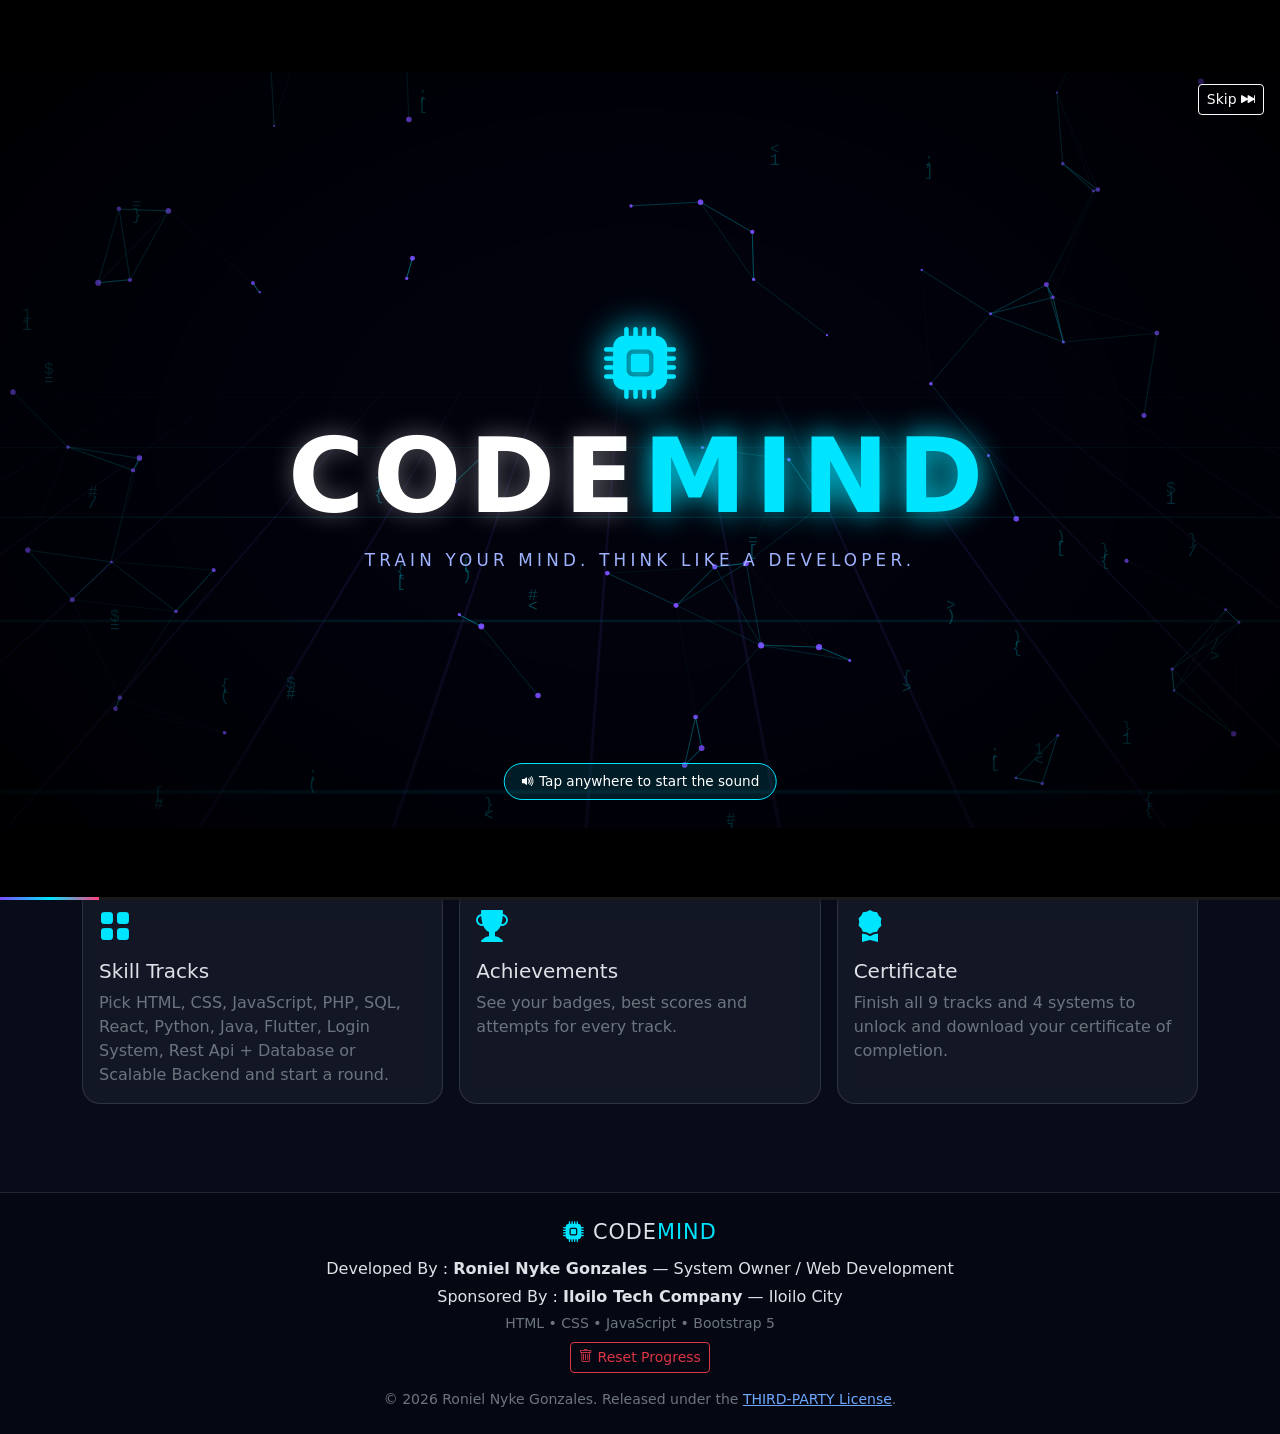
<file: index.html>
<!doctype html>
<html lang="en" data-bs-theme="dark">
  <head>
    <meta charset="UTF-8" />
    <meta name="viewport" content="width=device-width, initial-scale=1" />
    <title>CODEMIND — Train Your Mind. Think Like a Developer.</title>
    <meta
      name="description"
      content="CODEMIND: interactive programming trainer for HTML, CSS, JavaScript, PHP, SQL, React, Python, Java, Flutter, Login System, Login System, Rest Api + Database and Scalable Backend
."
    />
    <link
      href="https://cdn.jsdelivr.net/npm/bootstrap@5.3.3/dist/css/bootstrap.min.css"
      rel="stylesheet"
    />
    <link
      href="https://cdn.jsdelivr.net/npm/bootstrap-icons@1.11.3/font/bootstrap-icons.min.css"
      rel="stylesheet"
    />
    <link href="style.css" rel="stylesheet" />
  </head>
  <body data-page="home">
    <div id="siteNav"></div>

    <main>
      <section class="hero py-5">
        <div class="container">
          <div class="row align-items-center g-4">
            <div class="col-lg-7 reveal">
              <span
                class="badge rounded-pill text-bg-dark border border-info mb-3"
                ><i class="bi bi-lightning-charge-fill text-warning"></i>
                Developer Thinking Lab</span
              >
              <h1 class="display-4 fw-bold">
                Train Your Mind.<br /><span class="grad-text"
                  >Think Like a Developer.</span
                >
              </h1>
              <p class="lead text-secondary">
                Analyze, debug, and prove your skills across 9 programming
                tracks and 4 systems. When you answer wrong, it is not counted and a different problem comes next you never lose your progress.
              </p>
              <div class="d-flex flex-wrap gap-2">
                <a href="tracks.html" class="btn btn-lg btn-neon"
                  ><i class="bi bi-play-fill"></i> Start Learning</a
                >
                <a href="certificate.html" class="btn btn-lg btn-outline-info"
                  ><i class="bi bi-award"></i> My Certificate</a
                >
              </div>
            </div>
            <div class="col-lg-5 reveal">
              <div class="card profile-card">
                <div class="card-body">
                  <label
                    for="learnerName"
                    class="form-label small text-secondary"
                    >Learner name (appears on your certificate)</label
                  >
                  <div class="input-group mb-3">
                    <span class="input-group-text"
                      ><i class="bi bi-person-fill"></i
                    ></span>
                    <input
                      id="learnerName"
                      type="text"
                      class="form-control"
                      maxlength="40"
                      placeholder="Enter your full name"
                    />
                    <button id="saveName" class="btn btn-info">Save</button>
                  </div>
                  <div class="d-flex justify-content-between small mb-1">
                    <span>Level <b id="lvl">1</b></span
                    ><span><b id="xpText">0</b> XP</span>
                  </div>
                  <div class="progress mb-3" style="height: 10px">
                    <div
                      id="xpBar"
                      class="progress-bar bg-info"
                      style="width: 0%"
                    ></div>
                  </div>
                  <div class="d-flex justify-content-between small mb-1">
                    <span>Overall progress</span
                    ><span id="overallText">0/13 completed</span>
                  </div>
                  <div class="progress" style="height: 10px">
                    <div
                      id="overallBar"
                      class="progress-bar bg-success"
                      style="width: 0%"
                    ></div>
                  </div>
                </div>
              </div>
            </div>
          </div>

          <div class="row g-3 mt-4">
            <div class="col-6 col-md-3 reveal">
              <div class="stat">
                <i class="bi bi-stars"></i>
                <h3 id="sXp">0</h3>
                <span>Total XP</span>
              </div>
            </div>
            <div class="col-6 col-md-3 reveal">
              <div class="stat">
                <i class="bi bi-bullseye"></i>
                <h3 id="sAcc">0%</h3>
                <span>Accuracy</span>
              </div>
            </div>
            <div class="col-6 col-md-3 reveal">
              <div class="stat">
                <i class="bi bi-fire"></i>
                <h3 id="sStreak">0</h3>
                <span>Day streak</span>
              </div>
            </div>
            <div class="col-6 col-md-3 reveal">
              <div class="stat">
                <i class="bi bi-check2-circle"></i>
                <h3 id="sDone">0</h3>
                <span>Tracks passed</span>
              </div>
            </div>
          </div>
          <div class="mt-3 small text-secondary" id="weakTopics"></div>
        </div>
      </section>

      <section class="py-5">
        <div class="container">
          <h2 class="fw-bold mb-3">Where to next?</h2>
          <div class="row g-3">
            <div class="col-md-4 reveal">
              <a href="tracks.html" class="card link-card"
                ><div class="card-body">
                  <div class="ic"><i class="bi bi-grid-fill"></i></div>
                  <h5 class="mt-2">Skill Tracks</h5>
                  <p class="text-secondary mb-0">
                    Pick HTML, CSS, JavaScript, PHP, SQL, React, Python, Java, Flutter, Login System, Rest Api + Database or Scalable Backend and start a round.
                  </p>
                </div></a
              >
            </div>
            <div class="col-md-4 reveal">
              <a href="badges.html" class="card link-card"
                ><div class="card-body">
                  <div class="ic"><i class="bi bi-trophy-fill"></i></div>
                  <h5 class="mt-2">Achievements</h5>
                  <p class="text-secondary mb-0">
                    See your badges, best scores and attempts for every track.
                  </p>
                </div></a
              >
            </div>
            <div class="col-md-4 reveal">
              <a href="certificate.html" class="card link-card"
                ><div class="card-body">
                  <div class="ic"><i class="bi bi-award-fill"></i></div>
                  <h5 class="mt-2">Certificate</h5>
                  <p class="text-secondary mb-0">
                    Finish all 9 tracks and 4 systems to unlock and download your certificate of
                    completion.
                  </p>
                </div></a
              >
            </div>
          </div>
        </div>
      </section>
    </main>

    <footer id="siteFooter" class="site-footer"></footer>

    <script src="https://cdn.jsdelivr.net/npm/bootstrap@5.3.3/dist/js/bootstrap.bundle.min.js"></script>
    <script src="data.js"></script>
    <script src="common.js"></script>
    <script src="home.js"></script>
    <script src="intro.js"></script>
  </body>
</html>
</file>
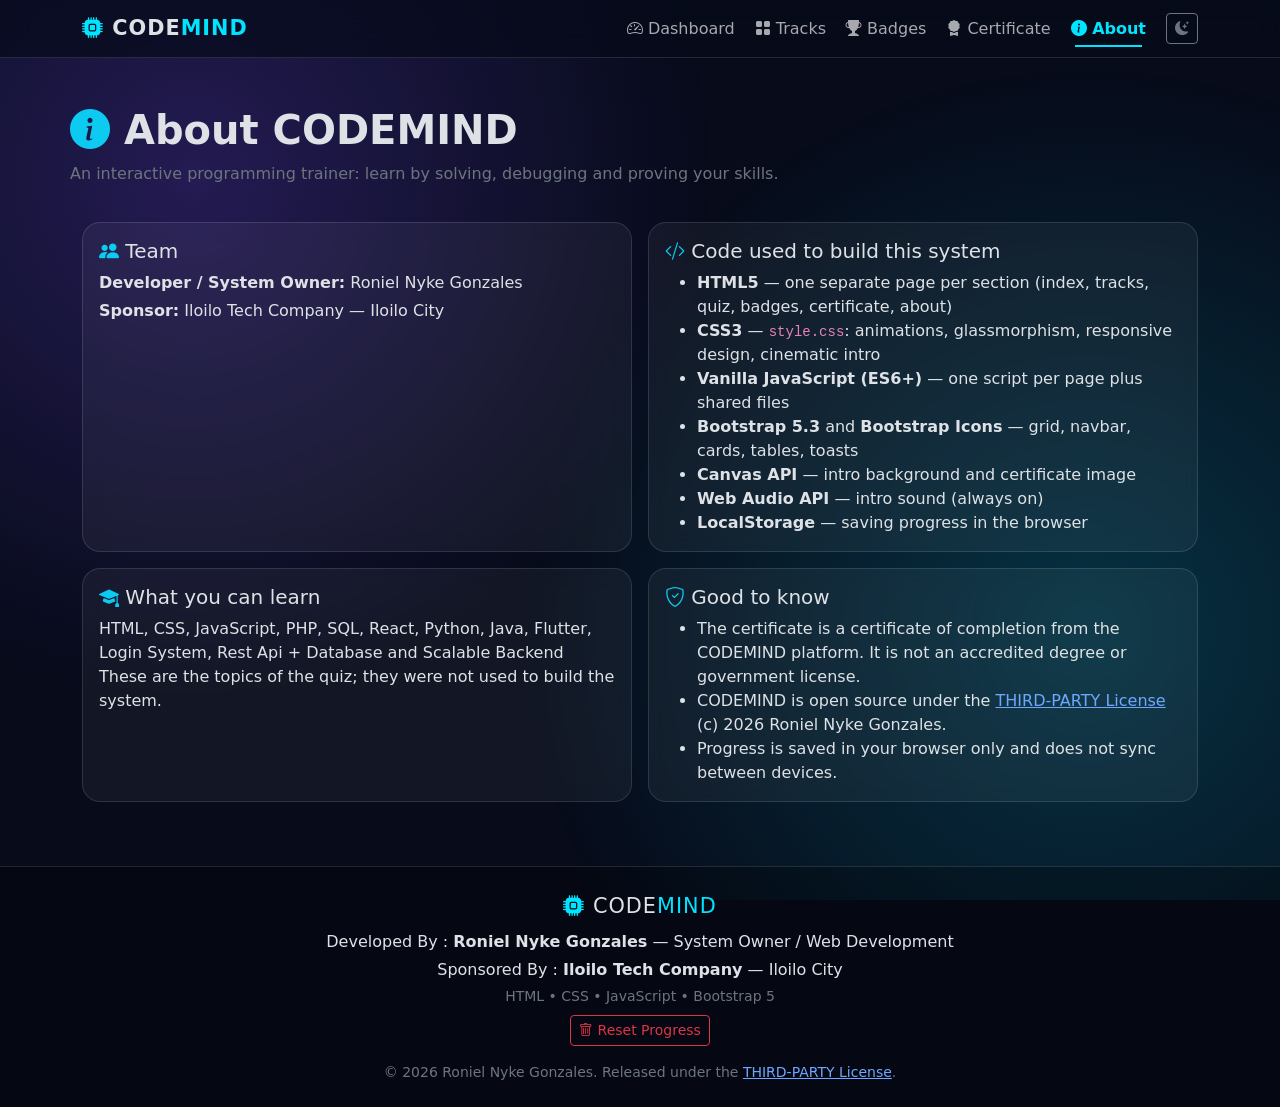
<file: about.html>
<!DOCTYPE html>
<html lang="en" data-bs-theme="dark">
<head>
  <meta charset="UTF-8">
  <meta name="viewport" content="width=device-width, initial-scale=1">
  <title>About — CODEMIND</title>
  <link href="https://cdn.jsdelivr.net/npm/bootstrap@5.3.3/dist/css/bootstrap.min.css" rel="stylesheet">
  <link href="https://cdn.jsdelivr.net/npm/bootstrap-icons@1.11.3/font/bootstrap-icons.min.css" rel="stylesheet">
  <link href="style.css" rel="stylesheet">
</head>
<body data-page="about">
<div id="siteNav"></div>

<main>
  <div class="container page-head">
    <h1><i class="bi bi-info-circle-fill text-info"></i> About CODEMIND</h1>
    <p class="text-secondary mb-0">An interactive programming trainer: learn by solving, debugging and proving your skills.</p>
  </div>
  <section class="py-4">
    <div class="container">
      <div class="row g-3">
        <div class="col-md-6 reveal"><div class="card h-100"><div class="card-body">
          <h5><i class="bi bi-people-fill text-info"></i> Team</h5>
          <p class="mb-1"><b>Developer / System Owner:</b> Roniel Nyke Gonzales</p>
          <p class="mb-0"><b>Sponsor:</b> Iloilo Tech Company — Iloilo City</p>
        </div></div></div>
        <div class="col-md-6 reveal"><div class="card h-100"><div class="card-body">
          <h5><i class="bi bi-code-slash text-info"></i> Code used to build this system</h5>
          <ul class="mb-0">
            <li><b>HTML5</b> — one separate page per section (index, tracks, quiz, badges, certificate, about)</li>
            <li><b>CSS3</b> — <code>style.css</code>: animations, glassmorphism, responsive design, cinematic intro</li>
            <li><b>Vanilla JavaScript (ES6+)</b> — one script per page plus shared files</li>
            <li><b>Bootstrap 5.3</b> and <b>Bootstrap Icons</b> — grid, navbar, cards, tables, toasts</li>
            <li><b>Canvas API</b> — intro background and certificate image</li>
            <li><b>Web Audio API</b> — intro sound (always on)</li>
            <li><b>LocalStorage</b> — saving progress in the browser</li>
          </ul>
        </div></div></div>
        <div class="col-md-6 reveal"><div class="card h-100"><div class="card-body">
          <h5><i class="bi bi-mortarboard-fill text-info"></i> What you can learn</h5>
          <p class="mb-0">HTML, CSS, JavaScript, PHP, SQL, React, Python, Java, Flutter, Login System, Rest Api + Database and Scalable Backend These are the topics of the quiz; they were not used to build the system.</p>
        </div></div></div>
        <div class="col-md-6 reveal"><div class="card h-100"><div class="card-body">
          <h5><i class="bi bi-shield-check text-info"></i> Good to know</h5>
          <ul class="mb-0">
            <li>The certificate is a certificate of completion from the CODEMIND platform. It is not an accredited degree or government license.</li>
            <li>CODEMIND is open source under the <a href="LICENSE" target="_blank" rel="noopener">THIRD-PARTY License</a> (c) 2026 Roniel Nyke Gonzales.</li>
            <li>Progress is saved in your browser only and does not sync between devices.</li>
          </ul>
        </div></div></div>
      </div>
    </div>
  </section>
</main>

<footer id="siteFooter" class="site-footer"></footer>

<script src="https://cdn.jsdelivr.net/npm/bootstrap@5.3.3/dist/js/bootstrap.bundle.min.js"></script>
<script src="data.js"></script>
<script src="common.js"></script>
</body>
</html>
</file>
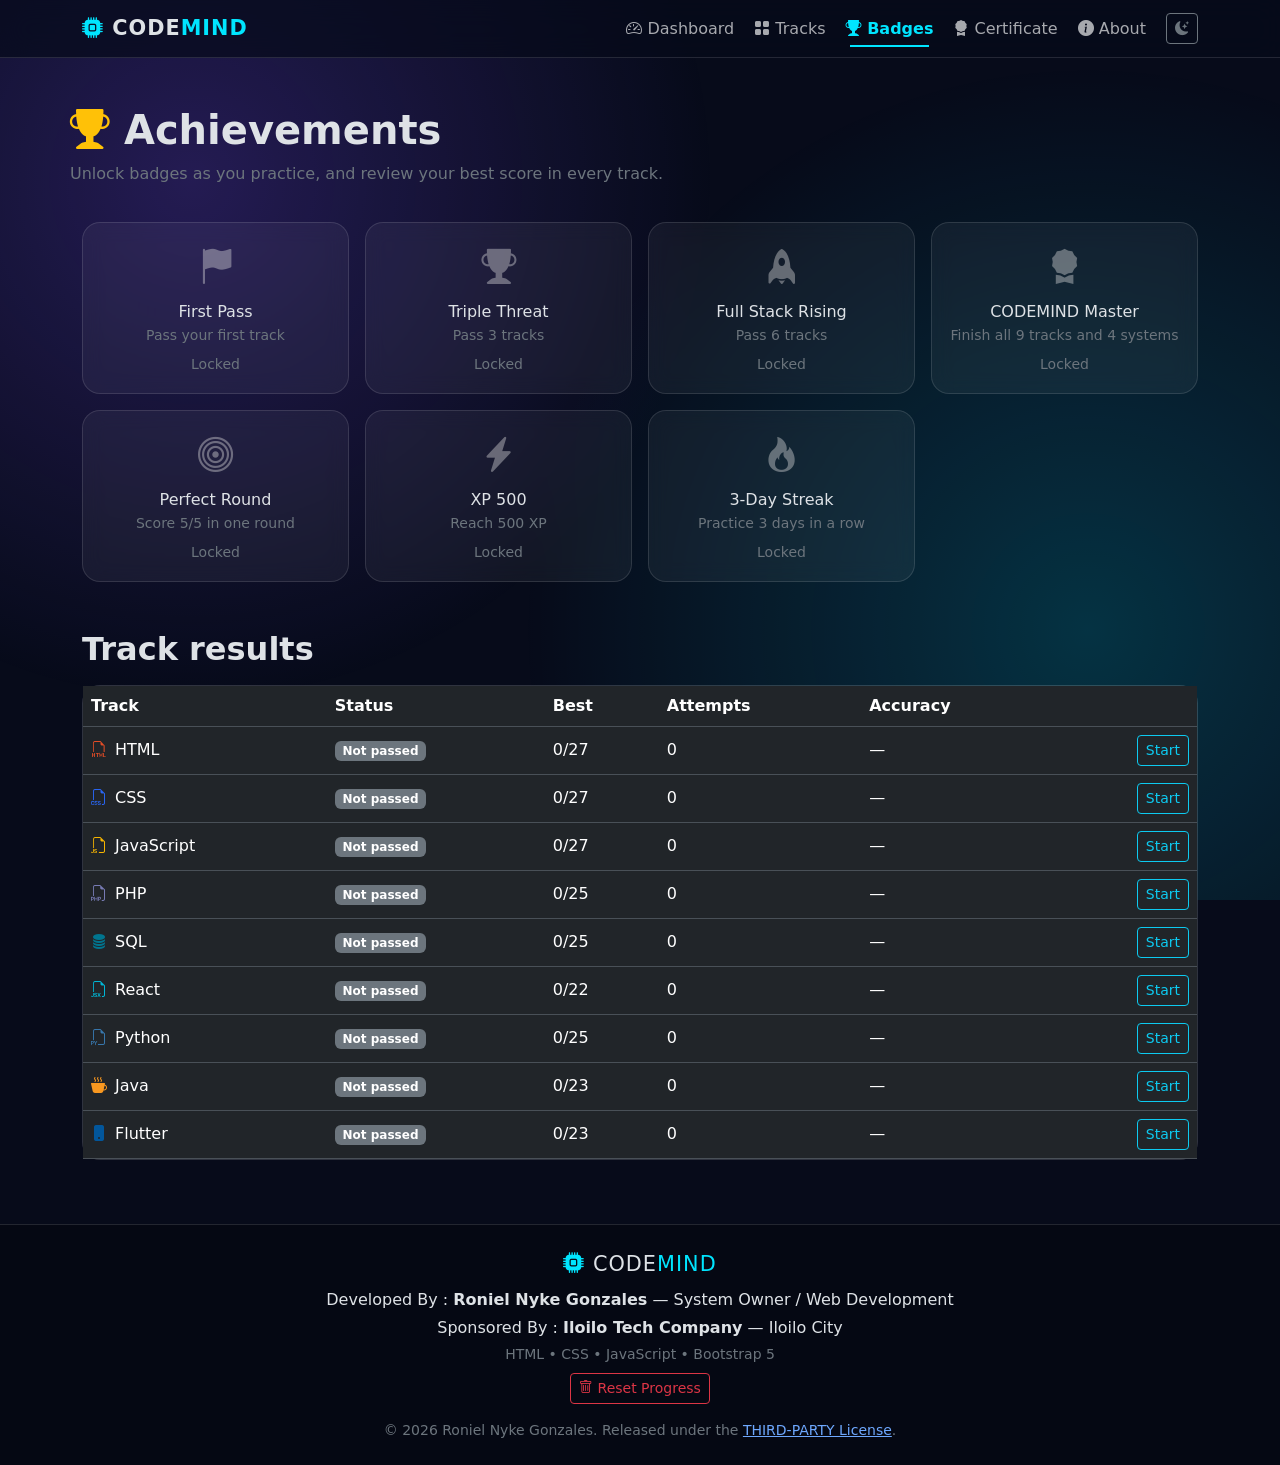
<file: badges.html>
<!DOCTYPE html>
<html lang="en" data-bs-theme="dark">
<head>
  <meta charset="UTF-8">
  <meta name="viewport" content="width=device-width, initial-scale=1">
  <title>Achievements — CODEMIND</title>
  <link href="https://cdn.jsdelivr.net/npm/bootstrap@5.3.3/dist/css/bootstrap.min.css" rel="stylesheet">
  <link href="https://cdn.jsdelivr.net/npm/bootstrap-icons@1.11.3/font/bootstrap-icons.min.css" rel="stylesheet">
  <link href="style.css" rel="stylesheet">
</head>
<body data-page="badges">
<div id="siteNav"></div>

<main>
  <div class="container page-head">
    <h1><i class="bi bi-trophy-fill text-warning"></i> Achievements</h1>
    <p class="text-secondary mb-0">Unlock badges as you practice, and review your best score in every track.</p>
  </div>
  <section class="py-4">
    <div class="container">
      <div class="row g-3" id="badgeList"></div>
    </div>
  </section>
  <section class="py-4">
    <div class="container">
      <h2 class="fw-bold mb-3">Track results</h2>
      <div class="card"><div class="table-responsive">
        <table class="table align-middle mb-0">
          <thead><tr><th>Track</th><th>Status</th><th>Best</th><th>Attempts</th><th>Accuracy</th><th></th></tr></thead>
          <tbody id="resultRows"></tbody>
        </table>
      </div></div>
    </div>
  </section>
</main>

<footer id="siteFooter" class="site-footer"></footer>

<script src="https://cdn.jsdelivr.net/npm/bootstrap@5.3.3/dist/js/bootstrap.bundle.min.js"></script>
<script src="data.js"></script>
<script src="common.js"></script>
<script src="badges.js"></script>
</body>
</html>
</file>
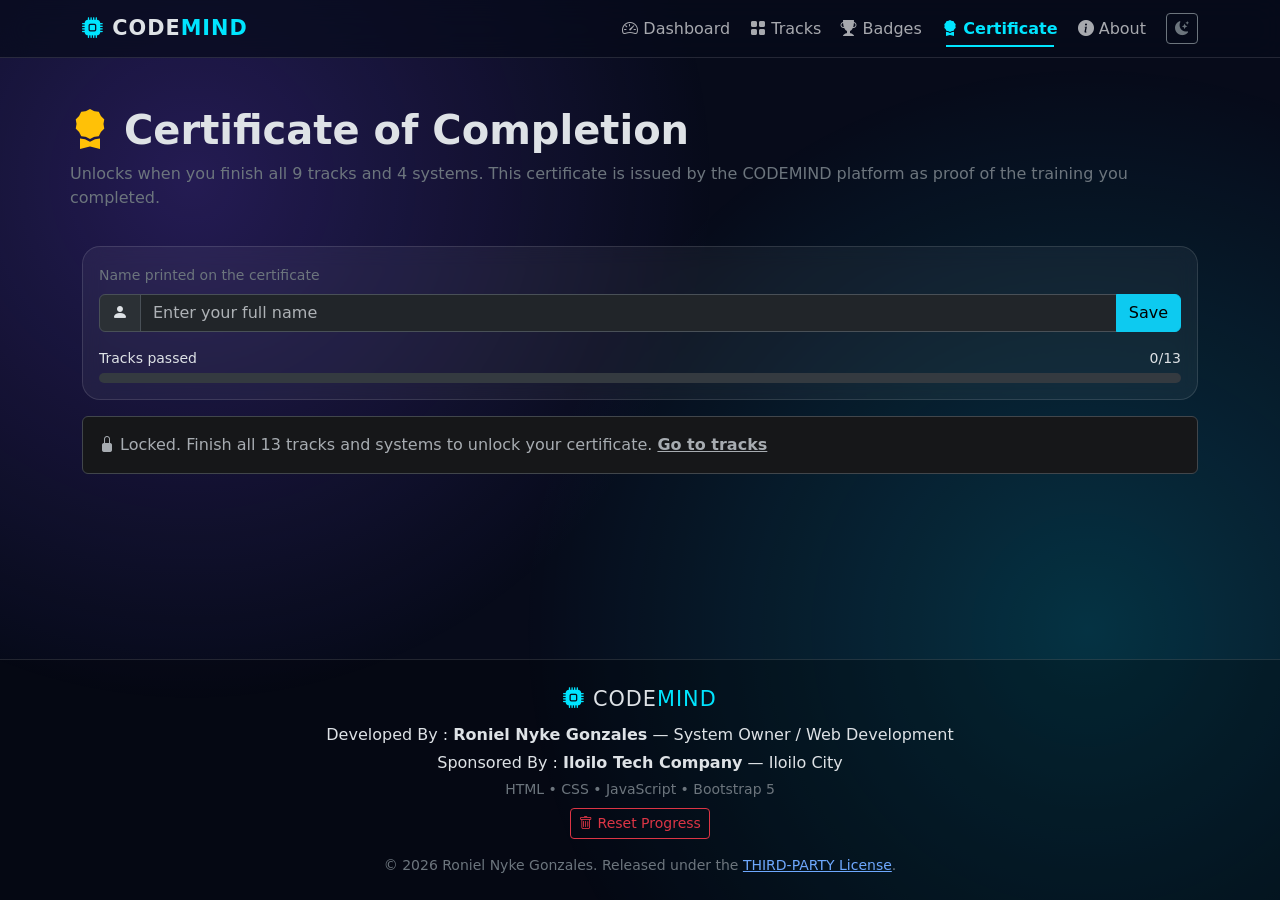
<file: certificate.html>
<!DOCTYPE html>
<html lang="en" data-bs-theme="dark">
<head>
  <meta charset="UTF-8">
  <meta name="viewport" content="width=device-width, initial-scale=1">
  <title>Certificate — CODEMIND</title>
  <link href="https://cdn.jsdelivr.net/npm/bootstrap@5.3.3/dist/css/bootstrap.min.css" rel="stylesheet">
  <link href="https://cdn.jsdelivr.net/npm/bootstrap-icons@1.11.3/font/bootstrap-icons.min.css" rel="stylesheet">
  <link href="style.css" rel="stylesheet">
</head>
<body data-page="certificate">
<div id="siteNav"></div>

<main>
  <div class="container page-head">
    <h1><i class="bi bi-award-fill text-warning"></i> Certificate of Completion</h1>
    <p class="text-secondary mb-0">Unlocks when you finish all 9 tracks and 4 systems. This certificate is issued by the CODEMIND platform as proof of the training you completed.</p>
  </div>
  <section class="py-4">
    <div class="container">
      <div class="card mb-3"><div class="card-body">
        <label for="certName" class="form-label small text-secondary">Name printed on the certificate</label>
        <div class="input-group">
          <span class="input-group-text"><i class="bi bi-person-fill"></i></span>
          <input id="certName" type="text" class="form-control" maxlength="40" placeholder="Enter your full name">
          <button id="certSaveName" class="btn btn-info">Save</button>
        </div>
        <div class="d-flex justify-content-between small mt-3 mb-1"><span>Tracks passed</span><span id="certProgText">0/13</span></div>
        <div class="progress" style="height:10px"><div id="certProgBar" class="progress-bar bg-success" style="width:0%"></div></div>
      </div></div>

      <div id="certLocked" class="alert alert-secondary"><i class="bi bi-lock-fill"></i> <span id="certLockText"></span> <a href="tracks.html" class="alert-link">Go to tracks</a></div>
      <div id="certUnlocked" class="d-none">
        <div class="cert-wrap mb-3"><canvas id="certCanvas" width="1600" height="1100"></canvas></div>
        <div class="d-flex flex-wrap gap-2">
          <button id="certDownload" class="btn btn-lg btn-neon"><i class="bi bi-download"></i> Download Certificate (PNG)</button>
          <button id="certPrint" class="btn btn-lg btn-outline-info"><i class="bi bi-printer"></i> Print / Save as PDF</button>
        </div>
        <p class="small text-secondary mt-2 mb-0">For a PDF: choose “Save as PDF” in your browser’s print dialog.</p>
      </div>
    </div>
  </section>
</main>

<footer id="siteFooter" class="site-footer"></footer>
<img id="certPrintImg" alt="Certificate" class="d-none">

<script src="https://cdn.jsdelivr.net/npm/bootstrap@5.3.3/dist/js/bootstrap.bundle.min.js"></script>
<script src="data.js"></script>
<script src="common.js"></script>
<script src="certificate.js"></script>
</body>
</html>
</file>
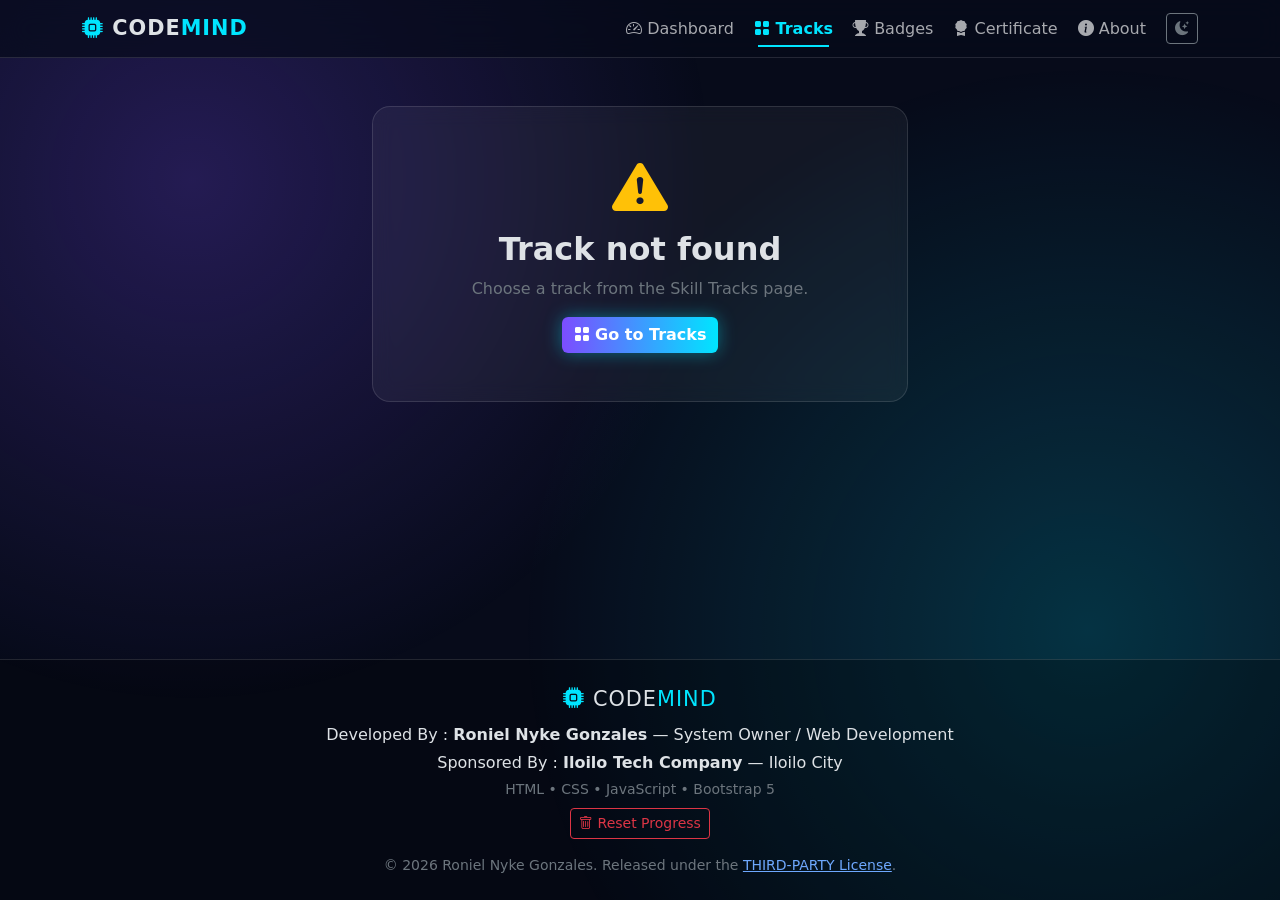
<file: quiz.html>
<!DOCTYPE html>
<html lang="en" data-bs-theme="dark">
<head>
  <meta charset="UTF-8">
  <meta name="viewport" content="width=device-width, initial-scale=1">
  <title>Challenge — CODEMIND</title>
  <link href="https://cdn.jsdelivr.net/npm/bootstrap@5.3.3/dist/css/bootstrap.min.css" rel="stylesheet">
  <link href="https://cdn.jsdelivr.net/npm/bootstrap-icons@1.11.3/font/bootstrap-icons.min.css" rel="stylesheet">
  <link href="style.css" rel="stylesheet">
</head>
<body data-page="quiz">
<div id="siteNav"></div>

<main>
  <!-- Unknown track -->
  <section id="quizMissing" class="py-5 d-none">
    <div class="container text-center" style="max-width:560px">
      <div class="card"><div class="card-body p-5">
        <div class="display-4 text-warning mb-2"><i class="bi bi-exclamation-triangle-fill"></i></div>
        <h2 class="fw-bold">Track not found</h2>
        <p class="text-secondary">Choose a track from the Skill Tracks page.</p>
        <a href="tracks.html" class="btn btn-neon"><i class="bi bi-grid-fill"></i> Go to Tracks</a>
      </div></div>
    </div>
  </section>

  <!-- Question -->
  <section id="arena" class="py-5 d-none">
    <div class="container" style="max-width:860px">
      <div class="card arena-card">
        <div class="card-header d-flex justify-content-between align-items-center flex-wrap gap-2">
          <div><span class="badge text-bg-info" id="arTrack">Track</span> <span class="ms-2 small text-secondary" id="arCount">1/50</span></div>
          <div class="small">Score: <b id="arScore">0</b> • <button id="quitBtn" class="btn btn-sm btn-outline-danger"><i class="bi bi-x-lg"></i> Quit</button></div>
        </div>
        <div class="progress rounded-0" style="height:5px"><div id="arBar" class="progress-bar bg-info" style="width:0"></div></div>
        <div class="card-body p-4">
          <h4 id="arQ" class="mb-3"></h4>
          <pre id="arCode" class="code-box d-none"><code></code></pre>
          <div id="arOptions" class="d-grid gap-2"></div>
          <div id="arFeedback" class="alert mt-3 d-none" role="alert"></div>
          <div class="text-end mt-3"><button id="nextBtn" class="btn btn-neon d-none">Next <i class="bi bi-arrow-right"></i></button></div>
        </div>
      </div>
    </div>
  </section>

  <!-- Result -->
  <section id="result" class="py-5 d-none">
    <div class="container text-center" style="max-width:640px">
      <div class="card arena-card"><div class="card-body p-5">
        <div id="resIcon" class="display-1 mb-2"></div>
        <h2 id="resTitle" class="fw-bold"></h2>
        <p id="resText" class="text-secondary"></p>
        <div class="d-flex justify-content-center gap-2 flex-wrap">
          <button id="resRetry" class="btn btn-neon"><i class="bi bi-arrow-repeat"></i> New Round</button>
          <a id="resNext" href="tracks.html" class="btn btn-outline-success d-none"><i class="bi bi-arrow-right-circle"></i> Next Track</a>
          <a id="resCert" href="certificate.html" class="btn btn-warning d-none"><i class="bi bi-award-fill"></i> Get Certificate</a>
          <a href="tracks.html" class="btn btn-outline-info"><i class="bi bi-grid"></i> Back to Tracks</a>
        </div>
      </div></div>
    </div>
  </section>
</main>

<footer id="siteFooter" class="site-footer"></footer>

<script src="https://cdn.jsdelivr.net/npm/bootstrap@5.3.3/dist/js/bootstrap.bundle.min.js"></script>
<script src="data.js"></script>
<script src="common.js"></script>
<script src="quiz.js"></script>
</body>
</html>
</file>
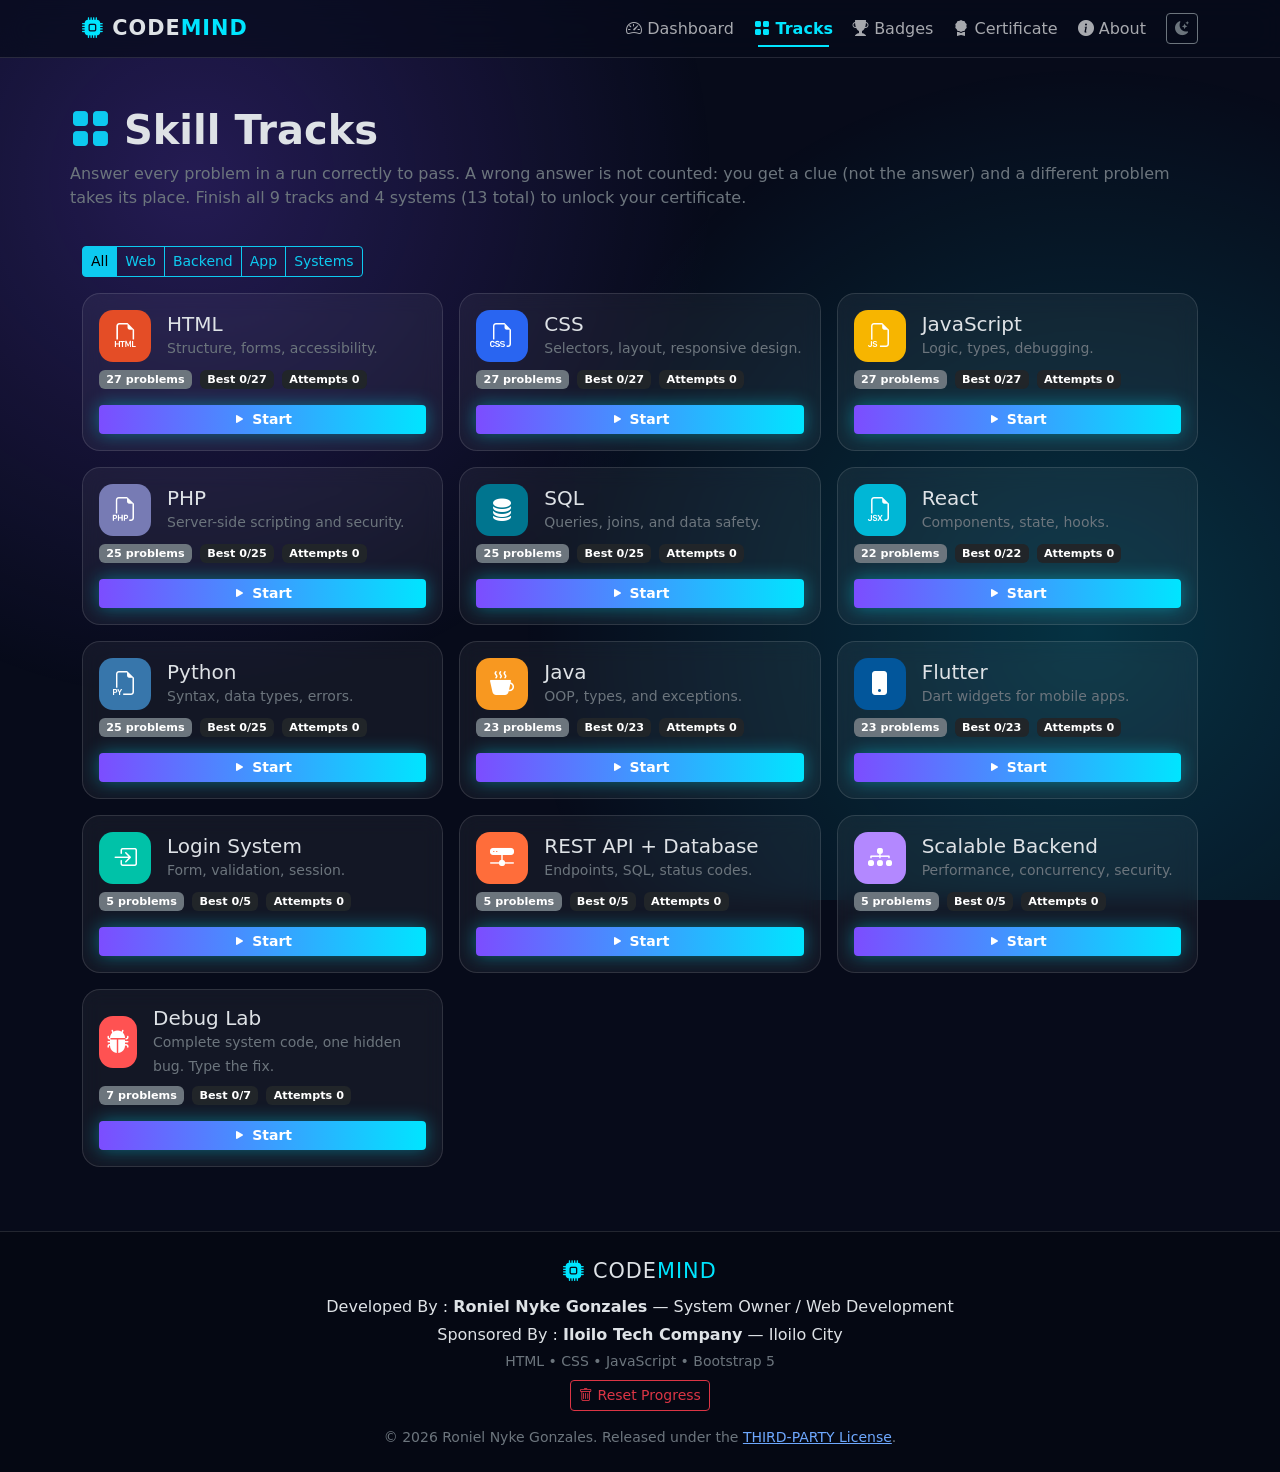
<file: tracks.html>
<!DOCTYPE html>
<html lang="en" data-bs-theme="dark">
<head>
  <meta charset="UTF-8">
  <meta name="viewport" content="width=device-width, initial-scale=1">
  <title>Skill Tracks — CODEMIND</title>
  <link href="https://cdn.jsdelivr.net/npm/bootstrap@5.3.3/dist/css/bootstrap.min.css" rel="stylesheet">
  <link href="https://cdn.jsdelivr.net/npm/bootstrap-icons@1.11.3/font/bootstrap-icons.min.css" rel="stylesheet">
  <link href="style.css" rel="stylesheet">
</head>
<body data-page="tracks">
<div id="siteNav"></div>

<main>
  <div class="container page-head">
    <h1><i class="bi bi-grid-fill text-info"></i> Skill Tracks</h1>
    <p class="text-secondary mb-0">Answer every problem in a run correctly to pass. A wrong answer is not counted: you get a clue (not the answer) and a different problem takes its place. Finish all 9 tracks and 4 systems (13 total) to unlock your certificate.</p>
  </div>
  <section class="py-4">
    <div class="container">
      <div class="btn-group mb-3" role="group" id="trackFilter">
        <button class="btn btn-sm btn-outline-info active" data-f="all">All</button>
        <button class="btn btn-sm btn-outline-info" data-f="web">Web</button>
        <button class="btn btn-sm btn-outline-info" data-f="backend">Backend</button>
        <button class="btn btn-sm btn-outline-info" data-f="app">App</button>
        <button class="btn btn-sm btn-outline-info" data-f="system">Systems</button>
      </div>
      <div class="row g-3" id="trackGrid"></div>
    </div>
  </section>
</main>

<footer id="siteFooter" class="site-footer"></footer>

<script src="https://cdn.jsdelivr.net/npm/bootstrap@5.3.3/dist/js/bootstrap.bundle.min.js"></script>
<script src="data.js"></script>
<script src="common.js"></script>
<script src="tracks.js"></script>
</body>
</html>
</file>
<file: style.css>
:root {
  --neon: #00e5ff;
  --neon2: #7c4dff;
  --neon3: #ff4081;
  --gold: #ffd54f;
  --bg: #070b1a;
  --card: rgba(255, 255, 255, 0.05);
  --line: rgba(255, 255, 255, 0.12);
}
[data-bs-theme="light"] {
  --bg: #f2f6ff;
  --card: rgba(255, 255, 255, 0.85);
  --line: rgba(0, 0, 0, 0.1);
}
html {
  scroll-behavior: smooth;
}
body {
  background: var(--bg);
  font-family: "Segoe UI", system-ui, sans-serif;
  overflow-x: hidden;
  transition: background 0.4s;
  min-height: 100vh;
  display: flex;
  flex-direction: column;
}
main {
  flex: 1;
}
body::before {
  content: "";
  position: fixed;
  inset: 0;
  z-index: -1;
  background:
    radial-gradient(
      circle at 15% 20%,
      rgba(124, 77, 255, 0.25),
      transparent 40%
    ),
    radial-gradient(circle at 85% 70%, rgba(0, 229, 255, 0.18), transparent 45%);
  animation: bgShift 14s ease-in-out infinite alternate;
}
@keyframes bgShift {
  to {
    filter: hue-rotate(40deg);
    transform: scale(1.08);
  }
}

.brand {
  font-size: 1.3rem;
  text-decoration: none;
  color: inherit;
  letter-spacing: 1px;
}
.brand i,
.brand span {
  color: var(--neon);
}
.glass-nav {
  backdrop-filter: blur(14px);
  background: rgba(7, 11, 26, 0.7);
  border-bottom: 1px solid var(--line);
}
[data-bs-theme="light"] .glass-nav {
  background: rgba(255, 255, 255, 0.8);
}
.navbar .nav-link {
  position: relative;
  transition: color 0.2s;
}
.navbar .nav-link::after {
  content: "";
  position: absolute;
  left: 12px;
  right: 12px;
  bottom: 2px;
  height: 2px;
  background: var(--neon);
  transform: scaleX(0);
  transition: transform 0.3s;
}
.navbar .nav-link:hover::after,
.navbar .nav-link.active::after {
  transform: scaleX(1);
}
.navbar .nav-link.active {
  color: var(--neon) !important;
  font-weight: 600;
}

.grad-text {
  background: linear-gradient(90deg, var(--neon), var(--neon2), var(--neon3));
  -webkit-background-clip: text;
  background-clip: text;
  color: transparent;
  background-size: 200%;
  animation: grad 5s linear infinite;
}
@keyframes grad {
  to {
    background-position: 200% 0;
  }
}

.btn-neon {
  background: linear-gradient(90deg, var(--neon2), var(--neon));
  border: 0;
  color: #fff;
  font-weight: 600;
  box-shadow: 0 0 18px rgba(0, 229, 255, 0.4);
  transition: 0.25s;
}
.btn-neon:hover {
  transform: translateY(-2px) scale(1.03);
  color: #fff;
  box-shadow: 0 0 28px rgba(0, 229, 255, 0.7);
}

.page-head {
  padding: 48px 0 12px;
}
.page-head h1 {
  font-weight: 800;
}
.card {
  background: var(--card);
  border: 1px solid var(--line);
  backdrop-filter: blur(10px);
  border-radius: 18px;
}
.profile-card,
.arena-card {
  box-shadow: 0 10px 40px rgba(0, 0, 0, 0.25);
}
.stat {
  background: var(--card);
  border: 1px solid var(--line);
  border-radius: 16px;
  padding: 18px;
  text-align: center;
  transition: 0.3s;
}
.stat:hover {
  transform: translateY(-5px);
  border-color: var(--neon);
}
.stat i {
  font-size: 1.6rem;
  color: var(--neon);
}
.stat h3 {
  margin: 6px 0 0;
  font-weight: 700;
}
.stat span {
  font-size: 0.8rem;
  color: #8a93ad;
}
.link-card {
  display: block;
  text-decoration: none;
  color: inherit;
  height: 100%;
  transition: 0.3s;
}
.link-card:hover {
  transform: translateY(-6px);
  border-color: var(--neon);
  color: inherit;
}
.link-card .ic {
  font-size: 2rem;
  color: var(--neon);
}

.track-card {
  display: block;
  text-decoration: none;
  color: inherit;
  cursor: pointer;
  transition: 0.3s;
  position: relative;
  overflow: hidden;
  height: 100%;
}
.track-card::after {
  content: "";
  position: absolute;
  inset: 0;
  background: linear-gradient(
    120deg,
    transparent 30%,
    rgba(255, 255, 255, 0.12),
    transparent 70%
  );
  transform: translateX(-100%);
  transition: 0.6s;
  pointer-events: none;
}
.track-card:hover {
  transform: translateY(-6px);
  border-color: var(--c);
  color: inherit;
}
.track-card:hover::after {
  transform: translateX(100%);
}
.track-icon {
  width: 52px;
  height: 52px;
  border-radius: 14px;
  display: grid;
  place-items: center;
  font-size: 1.5rem;
  color: #fff;
  background: var(--c);
}
.track-card.passed {
  border-color: #28c76f;
}
.pill {
  font-size: 0.7rem;
}

.code-box {
  background: #0b1020;
  color: #9cffd8;
  border: 1px solid var(--line);
  border-radius: 12px;
  padding: 14px;
  font-size: 0.95rem;
  overflow-x: auto;
}
.opt {
  text-align: left;
  border: 1px solid var(--line);
  background: var(--card);
  padding: 12px 16px;
  border-radius: 12px;
  transition: 0.2s;
  color: inherit;
  font-family: Consolas, monospace;
}
.opt:hover:not(:disabled) {
  border-color: var(--neon);
  transform: translateX(5px);
}
.opt.correct {
  background: rgba(40, 199, 111, 0.25);
  border-color: #28c76f;
}
.opt.wrong {
  background: rgba(234, 84, 85, 0.25);
  border-color: #ea5455;
  animation: shake 0.4s;
}
@keyframes shake {
  25% {
    transform: translateX(-6px);
  }
  75% {
    transform: translateX(6px);
  }
}

.badge-card {
  text-align: center;
  padding: 18px;
  transition: 0.3s;
}
.badge-card .ic {
  font-size: 2.2rem;
  filter: grayscale(1);
  opacity: 0.4;
  transition: 0.4s;
}
.badge-card.on .ic {
  filter: none;
  opacity: 1;
  color: #ffc107;
  animation: pop 0.6s;
}
@keyframes pop {
  0% {
    transform: scale(0.3);
  }
  70% {
    transform: scale(1.3);
  }
  100% {
    transform: scale(1);
  }
}

.cert-wrap {
  border: 1px solid var(--line);
  border-radius: 12px;
  overflow: hidden;
  background: #fff;
}
.cert-wrap canvas {
  width: 100%;
  height: auto;
  display: block;
}

.site-footer {
  border-top: 1px solid var(--line);
  background: rgba(0, 0, 0, 0.25);
  margin-top: 40px;
}

.reveal {
  opacity: 0;
  transform: translateY(30px);
  transition: 1s cubic-bezier(0.2, 0.8, 0.2, 1);
}
.reveal.in {
  opacity: 1;
  transform: none;
}

#intro {
  position: fixed;
  inset: 0;
  z-index: 3000;
  background: #02040d;
  color: #fff;
  overflow: hidden;
  transition:
    opacity 0.9s,
    visibility 0.9s;
}
#intro.hide {
  opacity: 0;
  visibility: hidden;
}
#intro * {
  box-sizing: border-box;
}
.i-canvas {
  position: absolute;
  inset: 0;
  width: 100%;
  height: 100%;
  z-index: 0;
}
.i-grid {
  position: absolute;
  left: -50%;
  right: -50%;
  bottom: -10%;
  height: 70%;
  z-index: 1;
  opacity: 0.55;
  background-image:
    linear-gradient(rgba(0, 229, 255, 0.25) 1px, transparent 1px),
    linear-gradient(90deg, rgba(124, 77, 255, 0.25) 1px, transparent 1px);
  background-size: 70px 70px;
  transform: perspective(500px) rotateX(62deg);
  transform-origin: center top;
  animation: gridMove 3s linear infinite;
  -webkit-mask-image: linear-gradient(
    to bottom,
    transparent,
    #000 40%,
    transparent
  );
  mask-image: linear-gradient(to bottom, transparent, #000 40%, transparent);
}
@keyframes gridMove {
  to {
    background-position: 0 70px;
  }
}
.i-vignette {
  position: absolute;
  inset: 0;
  z-index: 2;
  background: radial-gradient(
    ellipse at center,
    transparent 35%,
    rgba(0, 0, 0, 0.88) 100%
  );
  pointer-events: none;
}
.i-bar {
  position: absolute;
  left: 0;
  right: 0;
  height: 8vh;
  background: #000;
  z-index: 5;
  transition: transform 1.2s cubic-bezier(0.2, 0.8, 0.2, 1);
}
.i-bar.top {
  top: 0;
  transform: translateY(-100%);
}
.i-bar.bottom {
  bottom: 0;
  transform: translateY(100%);
}
#intro.playing .i-bar {
  transform: none;
}
.i-progress {
  position: absolute;
  left: 0;
  right: 0;
  bottom: 0;
  height: 3px;
  background: rgba(255, 255, 255, 0.1);
  z-index: 7;
}
.i-progress span {
  display: block;
  height: 100%;
  width: 0;
  background: linear-gradient(90deg, var(--neon2), var(--neon), var(--neon3));
}
.i-ctrl {
  position: absolute;
  top: calc(8vh + 12px);
  z-index: 7;
}
.i-ctrl.left {
  left: 16px;
}
.i-ctrl.right {
  right: 16px;
}
.i-sweep {
  position: absolute;
  top: 0;
  bottom: 0;
  width: 30%;
  left: -40%;
  z-index: 3;
  background: linear-gradient(
    100deg,
    transparent,
    rgba(255, 255, 255, 0.08),
    transparent
  );
  pointer-events: none;
}

.scene {
  position: absolute;
  inset: 0;
  z-index: 4;
  display: flex;
  flex-direction: column;
  align-items: center;
  justify-content: center;
  text-align: center;
  padding: 10vh 5vw;
  opacity: 0;
  visibility: hidden;
  transition:
    opacity 0.7s,
    visibility 0.7s;
}
.scene.active {
  opacity: 1;
  visibility: visible;
}
.scene.active .i-sweep {
  animation: sweep 1.6s ease-out both;
}
@keyframes sweep {
  to {
    left: 120%;
  }
}

.fade-up {
  opacity: 0;
}
.scene.active .fade-up {
  animation: fadeUp 0.9s ease both;
  animation-delay: var(--d, 0s);
}
@keyframes fadeUp {
  from {
    opacity: 0;
    transform: translateY(24px);
  }
  to {
    opacity: 1;
    transform: none;
  }
}
.wipe {
  display: inline-block;
  clip-path: inset(0 100% 0 0);
}
.scene.active .wipe {
  animation: wipe 1.2s cubic-bezier(0.7, 0, 0.2, 1) both;
  animation-delay: var(--d, 0s);
}
@keyframes wipe {
  to {
    clip-path: inset(0 0 0 0);
  }
}
.i-line {
  height: 2px;
  width: 0;
  margin: 14px auto;
  background: linear-gradient(90deg, transparent, var(--neon), transparent);
}
.scene.active .i-line {
  animation: lineGrow 1.2s ease both 0.3s;
}
@keyframes lineGrow {
  to {
    width: min(70vw, 420px);
  }
}
.i-label {
  text-transform: uppercase;
  letter-spacing: 0.45em;
  color: #8a93ad;
  font-size: 0.85rem;
  margin-bottom: 10px;
}
.i-text {
  color: #b8c4ff;
  font-size: clamp(1rem, 2.6vw, 1.3rem);
}

.rings {
  position: absolute;
  left: 50%;
  top: 50%;
  width: 0;
  height: 0;
}
.rings span {
  position: absolute;
  width: 90px;
  height: 90px;
  margin: -45px 0 0 -45px;
  border: 2px solid var(--neon);
  border-radius: 50%;
  opacity: 0;
}
.scene.active .rings span {
  animation: ring 3s ease-out infinite;
  animation-delay: calc(var(--i) * 0.8s);
}
@keyframes ring {
  0% {
    transform: scale(0.4);
    opacity: 0.9;
  }
  100% {
    transform: scale(10);
    opacity: 0;
  }
}
.logo-core {
  font-size: 4.5rem;
  color: var(--neon);
  text-shadow: 0 0 35px var(--neon);
  opacity: 0;
}
.scene.active .logo-core {
  animation: logoIn 1.1s cubic-bezier(0.2, 0.9, 0.3, 1.3) both;
}
@keyframes logoIn {
  from {
    opacity: 0;
    transform: scale(0.2) rotate(-180deg);
  }
  to {
    opacity: 1;
    transform: none;
  }
}
.i-title {
  display: flex;
  justify-content: center;
  font-size: clamp(2.2rem, 11vw, 6.5rem);
  font-weight: 900;
  letter-spacing: 0.08em;
  margin: 0;
  line-height: 1.1;
}
.i-title span {
  display: inline-block;
  opacity: 0;
  color: #fff;
  text-shadow: 0 0 25px rgba(255, 255, 255, 0.35);
}
.i-title span.hl {
  color: var(--neon);
  text-shadow: 0 0 30px var(--neon);
}
.scene.active .i-title span {
  animation: letterIn 0.7s cubic-bezier(0.2, 0.9, 0.3, 1.4) both;
  animation-delay: calc(var(--i) * 0.09s + 0.7s);
}
@keyframes letterIn {
  from {
    opacity: 0;
    transform: translateY(40px) scale(0.6);
    filter: blur(10px);
  }
  to {
    opacity: 1;
    transform: none;
    filter: blur(0);
  }
}
.i-tag {
  letter-spacing: 0.25em;
  text-transform: uppercase;
  color: #9fb3ff;
  font-size: clamp(0.7rem, 2.4vw, 1.05rem);
  margin-top: 14px;
}

.i-name {
  font-size: clamp(1.9rem, 7vw, 4rem);
  font-weight: 800;
  margin: 0;
  text-shadow: 0 0 28px rgba(0, 229, 255, 0.55);
}
.i-name.gold {
  color: var(--gold);
  text-shadow: 0 0 28px rgba(255, 213, 79, 0.55);
}
.avatar {
  width: 96px;
  height: 96px;
  border-radius: 50%;
  display: grid;
  place-items: center;
  font-size: 2.8rem;
  margin-bottom: 16px;
  background: linear-gradient(135deg, var(--neon2), var(--neon));
  box-shadow: 0 0 40px rgba(0, 229, 255, 0.5);
}
.emblem {
  position: relative;
  width: 130px;
  height: 130px;
  display: grid;
  place-items: center;
  font-size: 3.2rem;
  color: var(--gold);
  margin-bottom: 14px;
}
.emblem::before {
  content: "";
  position: absolute;
  inset: 0;
  border-radius: 50%;
  border: 2px dashed var(--gold);
  animation: spin 8s linear infinite;
}
.emblem::after {
  content: "";
  position: absolute;
  inset: -14px;
  border-radius: 50%;
  box-shadow: 0 0 60px rgba(255, 213, 79, 0.35);
}
@keyframes spin {
  to {
    transform: rotate(360deg);
  }
}
.pop-in {
  opacity: 0;
}
.scene.active .pop-in {
  animation: popIn 0.9s cubic-bezier(0.2, 0.9, 0.3, 1.4) both;
  animation-delay: var(--d, 0s);
}
@keyframes popIn {
  from {
    opacity: 0;
    transform: scale(0.3);
  }
  to {
    opacity: 1;
    transform: none;
  }
}

.tiles {
  display: grid;
  grid-template-columns: repeat(3, 1fr);
  gap: 12px;
  width: min(92vw, 540px);
  margin: 18px 0;
}
.tile {
  border: 1px solid var(--c);
  border-radius: 14px;
  padding: 14px 6px;
  background: rgba(255, 255, 255, 0.04);
  opacity: 0;
}
.tile i {
  display: block;
  font-size: 1.7rem;
  color: var(--c);
}
.tile span {
  font-size: 0.85rem;
  font-weight: 600;
}
.scene.active .tile {
  animation: tilePop 0.6s cubic-bezier(0.2, 0.9, 0.3, 1.3) both;
  animation-delay: calc(var(--i) * 0.14s + 0.4s);
}
@keyframes tilePop {
  from {
    opacity: 0;
    transform: translateY(30px) scale(0.6);
  }
  to {
    opacity: 1;
    transform: none;
  }
}

.chips {
  display: flex;
  flex-wrap: wrap;
  gap: 8px;
  justify-content: center;
  max-width: 620px;
}
.chips span {
  border: 1px solid var(--neon);
  color: var(--neon);
  border-radius: 30px;
  padding: 6px 16px;
  font-size: 0.95rem;
  opacity: 0;
}
.chips span:nth-child(even) {
  border-color: var(--neon2);
  color: #b39dff;
}
.scene.active .chips span {
  animation: chipIn 0.5s ease both;
  animation-delay: calc(var(--i) * 0.12s + 0.3s);
}
@keyframes chipIn {
  from {
    opacity: 0;
    transform: translateY(16px);
  }
  to {
    opacity: 1;
    transform: none;
  }
}

.pulse {
  animation: pulse 1.6s ease-in-out infinite;
}
@keyframes pulse {
  50% {
    box-shadow: 0 0 40px rgba(0, 229, 255, 0.9);
    transform: scale(1.05);
  }
}

@media print {
  body * {
    visibility: hidden;
  }
  #certPrintImg {
    visibility: visible;
    display: block !important;
    position: fixed;
    inset: 0;
    width: 100%;
    height: auto;
  }
}
@media (max-width: 576px) {
  .display-4 {
    font-size: 2.2rem;
  }
  .tiles {
    grid-template-columns: repeat(3, 1fr);
    gap: 8px;
  }
}
@media (prefers-reduced-motion: reduce) {
  .i-grid,
  .emblem::before {
    animation: none;
  }
}

.confetti {
  position: fixed;
  inset: 0;
  pointer-events: none;
  z-index: 2500;
}
.slide-in {
  animation: slideIn 0.45s cubic-bezier(0.2, 0.8, 0.2, 1) both;
}
@keyframes slideIn {
  from {
    opacity: 0;
    transform: translateX(40px);
  }
  to {
    opacity: 1;
    transform: none;
  }
}
.pop {
  animation: pop 0.45s;
}
#arBar {
  background: linear-gradient(90deg, var(--neon2), var(--neon)) !important;
  box-shadow: 0 0 12px var(--neon);
  transition: width 0.6s cubic-bezier(0.2, 0.8, 0.2, 1);
}
.opt.correct {
  animation: pop 0.5s;
  box-shadow: 0 0 18px rgba(40, 199, 111, 0.6);
}

.code-input {
  font-family: Consolas, monospace;
  background: var(--card);
  border-color: var(--line);
}
.code-input.correct {
  border-color: #28c76f;
  box-shadow: 0 0 14px rgba(40, 199, 111, 0.6);
}
.code-input.wrong {
  border-color: #ea5455;
  animation: shake 0.4s;
}

#introGate {
  position: fixed;
  inset: 0;
  z-index: 3000;
  display: flex;
  align-items: center;
  justify-content: center;
  text-align: center;
  background: radial-gradient(circle at 50% 40%, #16204a, #05070f 70%);
  transition: opacity 0.5s;
}
#introGate.hide {
  opacity: 0;
  pointer-events: none;
}
.gate-logo {
  font-size: clamp(2.2rem, 9vw, 4.5rem);
  font-weight: 800;
  letter-spacing: 0.25em;
  background: linear-gradient(90deg, var(--neon), var(--neon2));
  -webkit-background-clip: text;
  background-clip: text;
  color: transparent;
  animation: pop 0.8s;
}
.gate-sub {
  color: #9aa6c7;
  letter-spacing: 0.3em;
  text-transform: uppercase;
  font-size: 0.8rem;
  margin-bottom: 2rem;
}
.gate-btn {
  animation: gatePulse 1.6s ease-in-out infinite;
}
@keyframes gatePulse {
  0%,
  100% {
    box-shadow: 0 0 0 0 rgba(0, 229, 255, 0.5);
  }
  50% {
    box-shadow: 0 0 0 18px rgba(0, 229, 255, 0);
  }
}

.sound-hint {
  position: absolute;
  left: 50%;
  bottom: calc(8vh + 28px);
  transform: translateX(-50%);
  z-index: 7;
  padding: 0.45rem 1rem;
  border-radius: 2rem;
  background: rgba(0, 229, 255, 0.12);
  border: 1px solid var(--neon);
  color: #fff;
  font-size: 0.85rem;
  animation: gatePulse 1.6s ease-in-out infinite;
  white-space: nowrap;
}
</file>
